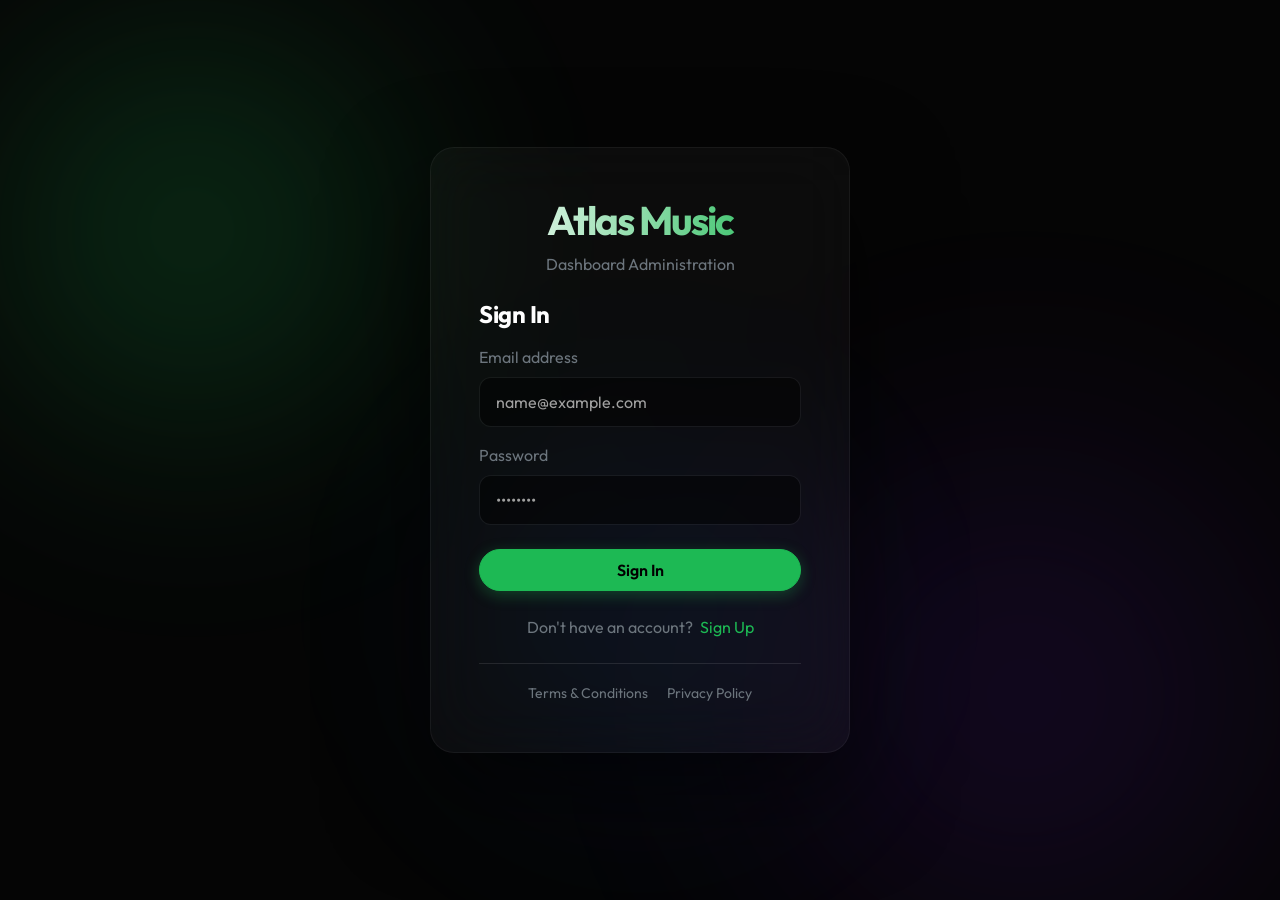
<file: index.html>
<!DOCTYPE html>
<html lang="en">

<head>
    <meta charset="UTF-8">
    <meta name="viewport" content="width=device-width, initial-scale=1.0">
    <title>Atlas Music - Dashboard</title>
    <link href="https://cdn.jsdelivr.net/npm/bootstrap@5.3.0/dist/css/bootstrap.min.css" rel="stylesheet">
    <!-- Bootstrap Icons -->
    <link href="https://cdn.jsdelivr.net/npm/bootstrap-icons@1.10.5/font/bootstrap-icons.css" rel="stylesheet">
    <link rel="stylesheet" href="assets/css/style.css">
</head>

<body>

    <!-- Dynamic Background Elements -->
    <div class="bg-mesh">
        <div class="blob blob-1"></div>
        <div class="blob blob-2"></div>
        <div class="blob blob-3"></div>
    </div>

    <div class="container-fluid">
        <div class="row">
            <!-- Sidebar -->
            <nav class="col-md-3 col-lg-2 d-md-block sidebar collapse" id="sidebarMenu">
                <div class="pt-3 d-flex flex-column" style="min-height: 100%;">
                    <div class="text-center mb-5 mt-2">
                        <h3 class="fw-bold mb-0 d-flex align-items-center justify-content-center"
                            style="color: var(--text-primary);">
                            <i class="bi bi-soundwave me-2" style="color: var(--primary-color);"></i>
                            Atlas Music
                        </h3>
                    </div>

                    <ul class="nav flex-column mb-auto px-3">
                        <li class="nav-item">
                            <a class="nav-link active" href="#" data-view="overview">
                                <i class="bi bi-grid-1x2-fill me-3"></i> Overview
                            </a>
                        </li>
                        <li class="nav-item">
                            <a class="nav-link" href="#" data-view="all-songs">
                                <i class="bi bi-music-note-list me-3"></i> All Songs
                            </a>
                        </li>
                        <li class="nav-item">
                            <a class="nav-link" href="#" data-view="my-songs">
                                <i class="bi bi-collection-play-fill me-3"></i> My Library
                            </a>
                        </li>
                        <li class="nav-item">
                            <a class="nav-link" href="#" data-view="users">
                                <i class="bi bi-people-fill me-3"></i> Users
                            </a>
                        </li>
                        <li class="nav-item">
                            <a class="nav-link" href="#" data-view="notifications">
                                <i class="bi bi-bell-fill me-3"></i> Notifications
                            </a>
                        </li>
                    </ul>

                    <div class="px-4 pb-4 mt-auto">
                        <hr style="border-color: var(--glass-border);">
                        <div class="d-flex align-items-center mb-4 text-white">
                            <div class="rounded-circle d-flex align-items-center justify-content-center me-3"
                                style="width:40px; height:40px; background: var(--primary-color); color: #000; font-weight: bold; font-size: 1.2rem;">
                                <span id="currentUserInitials">A</span>
                            </div>
                            <div class="d-flex flex-column">
                                <span id="currentUserName" class="fw-bold text-truncate"
                                    style="max-width: 120px;">Admin</span>
                                <span class="text-secondary" style="font-size: 0.8rem;">Premium</span>
                            </div>
                        </div>
                        <div class="mb-3 text-center">
                            <a href="terms.html"
                                class="text-secondary small text-decoration-none hover-white me-3">Terms &
                                Conditions</a>
                            <a href="privacy.html" class="text-secondary small text-decoration-none hover-white">Privacy
                                Policy</a>
                        </div>
                        <button
                            class="btn btn-outline-danger w-100 btn-sm rounded-pill d-flex align-items-center justify-content-center py-2"
                            onclick="logout()">
                            <i class="bi bi-box-arrow-right me-2"></i> Log Out
                        </button>
                    </div>
                    <!-- Spacer for player bar -->
                    <div style="height: 100px;"></div>
                </div>
            </nav>

            <!-- Main content -->
            <main class="col-md-9 ms-sm-auto col-lg-10 px-md-5 pt-4 pb-5">

                <!-- Persistent Header -->
                <header class="d-flex justify-content-end align-items-center mb-4 pb-3 border-bottom sticky-top"
                    style="border-color: var(--glass-border) !important; background: rgba(18, 18, 18, 0.85); backdrop-filter: blur(12px); z-index: 1020; top: 0; padding-top: 1rem;">
                    <div class="d-flex align-items-center text-white">
                        <div class="text-end me-3">
                            <h6 class="mb-0 fw-bold" id="headerUserName">Loading...</h6>
                            <div class="d-flex align-items-center justify-content-end mt-1">
                                <small class="text-secondary" id="headerUserEmail"
                                    style="font-size: 0.8rem;">...</small>
                                <span class="badge ms-2" id="headerUserRole"
                                    style="background-color: var(--primary-color); color: #000; font-size: 0.7rem;">USER</span>
                            </div>
                        </div>
                        <div class="rounded-circle d-flex align-items-center justify-content-center shadow-sm"
                            style="width: 45px; height: 45px; background: rgba(255,255,255,0.1); border: 2px solid var(--primary-color); color: var(--text-primary); font-weight: bold; font-size: 1.2rem;">
                            <span id="headerUserInitials">?</span>
                        </div>
                    </div>
                </header>

                <!-- Overview View -->
                <div id="view-overview" class="view-section fade-in-up">
                    <div class="d-flex justify-content-between flex-wrap flex-md-nowrap align-items-center pb-3 mb-5 border-bottom"
                        style="border-color: var(--glass-border) !important;">
                        <h2 class="h2 fw-bold m-0">Good evening</h2>
                    </div>

                    <div class="row g-4 mb-5">
                        <div class="col-md-4">
                            <div class="card stat-card h-100 p-4"
                                style="background: linear-gradient(135deg, rgba(255,255,255,0.05) 0%, rgba(255,255,255,0) 100%);">
                                <div class="d-flex justify-content-between align-items-start mb-3">
                                    <h6 class="text-secondary fw-semibold mb-0">Total Listeners</h6>
                                    <div class="p-2 rounded-circle glass-panel"
                                        style="background: rgba(29, 185, 84, 0.1); color: var(--primary-color);">
                                        <i class="bi bi-people-fill"></i>
                                    </div>
                                </div>
                                <h1 class="display-5 fw-bold mb-0" id="stat-users">--</h1>
                            </div>
                        </div>
                        <div class="col-md-4">
                            <div class="card stat-card h-100 p-4"
                                style="background: linear-gradient(135deg, rgba(255,255,255,0.05) 0%, rgba(255,255,255,0) 100%);">
                                <div class="d-flex justify-content-between align-items-start mb-3">
                                    <h6 class="text-secondary fw-semibold mb-0">Platform Tracks</h6>
                                    <div class="p-2 rounded-circle glass-panel"
                                        style="background: rgba(74, 20, 140, 0.3); color: #b388ff;">
                                        <i class="bi bi-music-note-beamed"></i>
                                    </div>
                                </div>
                                <h1 class="display-5 fw-bold mb-0" id="stat-songs">--</h1>
                            </div>
                        </div>
                        <div class="col-md-4">
                            <div class="card stat-card h-100 p-4"
                                style="background: linear-gradient(135deg, rgba(29, 185, 84, 0.2) 0%, rgba(0,0,0,0) 100%); border-color: rgba(29, 185, 84, 0.2);">
                                <div class="d-flex justify-content-between align-items-start mb-3">
                                    <h6 class="text-white fw-semibold mb-0">My Uploads</h6>
                                    <div class="p-2 rounded-circle glass-panel"
                                        style="background: var(--primary-color); color: #000;">
                                        <i class="bi bi-cloud-arrow-up-fill"></i>
                                    </div>
                                </div>
                                <h1 class="display-5 fw-bold text-white mb-0" id="stat-my-songs">--</h1>
                            </div>
                        </div>
                    </div>

                    <h4 class="fw-bold mb-4">Trending Now</h4>
                    <div id="overview-trending-container" class="row g-4">
                        <div class="text-center py-5 text-secondary w-100">
                            <div class="spinner-border spinner-border-sm" role="status"></div>
                            <p class="mt-2 small">Loading trends...</p>
                        </div>
                    </div>
                </div>

                <!-- All Songs View -->
                <div id="view-all-songs" class="view-section d-none fade-in-up">
                    <div class="d-flex justify-content-between flex-wrap flex-md-nowrap align-items-center pb-3 mb-5 border-bottom"
                        style="border-color: var(--glass-border) !important;">
                        <h2 class="h2 fw-bold m-0">Explore Music</h2>
                    </div>
                    <div id="all-songs-container" class="row g-4">
                        <!-- Rendered by JS -->
                    </div>
                </div>

                <!-- My Songs View -->
                <div id="view-my-songs" class="view-section d-none fade-in-up">
                    <div class="d-flex justify-content-between flex-wrap flex-md-nowrap align-items-center pb-3 mb-5 border-bottom"
                        style="border-color: var(--glass-border) !important;">
                        <h2 class="h2 fw-bold m-0">Your Library</h2>
                        <button class="btn btn-primary d-flex align-items-center" data-bs-toggle="modal"
                            data-bs-target="#uploadSongModal">
                            <i class="bi bi-plus-lg me-2"></i> Add Track
                        </button>
                    </div>
                    <div id="my-songs-container" class="row g-4">
                        <!-- Rendered by JS -->
                    </div>
                </div>

                <!-- Users View -->
                <div id="view-users" class="view-section d-none fade-in-up">
                    <div class="d-flex justify-content-between flex-wrap flex-md-nowrap align-items-center pb-3 mb-5 border-bottom"
                        style="border-color: var(--glass-border) !important;">
                        <h2 class="h2 fw-bold m-0">Community</h2>
                    </div>
                    <div class="card p-0 overflow-hidden">
                        <div class="table-responsive">
                            <table class="table table-dark table-hover mb-0">
                                <thead>
                                    <tr>
                                        <th scope="col" class="text-secondary fw-normal">Profile</th>
                                        <th scope="col" class="text-secondary fw-normal">Email Address</th>
                                        <th scope="col" class="text-secondary fw-normal">Status</th>
                                        <th scope="col" class="text-secondary fw-normal">Joined</th>
                                        <th scope="col" class="text-secondary fw-normal text-end">Actions</th>
                                    </tr>
                                </thead>
                                <tbody id="users-table-body">
                                    <!-- Rendered by JS -->
                                </tbody>
                            </table>
                        </div>
                    </div>
                </div>

                <!-- Notifications View -->
                <div id="view-notifications" class="view-section d-none fade-in-up">
                    <div class="d-flex justify-content-between flex-wrap flex-md-nowrap align-items-center pb-3 mb-5 border-bottom"
                        style="border-color: var(--glass-border) !important;">
                        <h2 class="h2 fw-bold m-0">Push Notifications</h2>
                    </div>
                    <div class="card p-4 border-0 shadow"
                        style="background: rgba(255,255,255,0.02); border-radius: 16px;">
                        <form id="notificationForm">
                            <div class="row mb-4">
                                <div class="col-md-4">
                                    <label
                                        class="form-label text-secondary small text-uppercase fw-bold tracking-wide">Target
                                        Type</label>
                                    <select class="form-select" id="notifTargetType"
                                        style="background-color: rgba(0,0,0,0.2); color: white; border-color: rgba(255,255,255,0.1);">
                                        <option value="topic">Topic</option>
                                        <option value="token">Single Device (Token)</option>
                                        <option value="multicast">Multiple Devices (Multicast)</option>
                                    </select>
                                </div>
                                <div class="col-md-8">
                                    <label class="form-label text-secondary small text-uppercase fw-bold tracking-wide"
                                        id="notifTargetLabel">Topic Name</label>
                                    <input type="text" class="form-control" id="notifTargetValue"
                                        placeholder="e.g. news" required>
                                    <div class="form-text text-secondary" id="notifTargetHelp">Enter the topic name
                                        without any prefix.</div>
                                </div>
                            </div>

                            <hr style="border-color: rgba(255,255,255,0.1); margin: 2rem 0;">

                            <div class="row mb-3">
                                <div class="col-md-6 mb-3 mb-md-0">
                                    <label
                                        class="form-label text-secondary small text-uppercase fw-bold tracking-wide">Title</label>
                                    <input type="text" class="form-control" id="notifTitle"
                                        placeholder="Notification Title" required>
                                </div>
                                <div class="col-md-6">
                                    <label
                                        class="form-label text-secondary small text-uppercase fw-bold tracking-wide">Image
                                        URL (Optional)</label>
                                    <input type="url" class="form-control" id="notifImage"
                                        placeholder="https://example.com/image.png">
                                </div>
                            </div>
                            <div class="mb-4">
                                <label
                                    class="form-label text-secondary small text-uppercase fw-bold tracking-wide">Body</label>
                                <textarea class="form-control" id="notifBody" rows="3"
                                    placeholder="Notification content..." required></textarea>
                            </div>

                            <div class="mb-4">
                                <label
                                    class="form-label text-secondary small text-uppercase fw-bold tracking-wide">Extra
                                    Data (Optional JSON)</label>
                                <textarea class="form-control" id="notifData" rows="2" placeholder='{"key": "value"}'
                                    style="font-family: monospace;"></textarea>
                            </div>

                            <div class="text-end mt-4">
                                <button type="submit" class="btn btn-primary px-5 py-2 fw-bold" id="sendNotifBtn">
                                    <i class="bi bi-send-fill me-2"></i> Send Notification
                                </button>
                            </div>
                        </form>
                    </div>
                </div>

            </main>
        </div>
    </div>

    <!-- Persistent Now Playing Bar -->
    <div class="now-playing-bar" id="nowPlayingBar">
        <div class="d-flex align-items-center" style="width: 30%;">
            <img src="https://via.placeholder.com/60" id="np-image" alt="Album Art"
                style="width: 60px; height: 60px; border-radius: 8px; object-fit: cover;">
            <div class="ms-3 text-truncate">
                <h6 class="mb-1 fw-bold text-white text-truncate" id="np-title">Select a track</h6>
                <p class="mb-0 text-secondary small text-truncate" id="np-artist">...</p>
            </div>
            <button class="btn btn-icon ms-3" title="Save to library"><i class="bi bi-heart"></i></button>
        </div>

        <div class="d-flex flex-column align-items-center" style="width: 40%;">
            <div class="player-controls d-flex align-items-center mb-2">
                <button class="btn btn-icon"><i class="bi bi-shuffle"></i></button>
                <button class="btn btn-icon"><i class="bi bi-skip-backward-fill"></i></button>
                <button class="btn btn-icon btn-play shadow" id="playBtn"><i class="bi bi-play-fill"
                        id="np-play-icon"></i></button>
                <button class="btn btn-icon"><i class="bi bi-skip-forward-fill"></i></button>
                <button class="btn btn-icon"><i class="bi bi-repeat"></i></button>
            </div>
            <div class="progress-bar-container">
                <span id="np-current-time">0:00</span>
                <div class="progress-track" id="progress-track">
                    <div class="progress-fill" id="progress-fill" style="width: 0%;"></div>
                    <div class="progress-thumb" id="progress-thumb" style="left: 0%;"></div>
                </div>
                <span id="np-total-time">0:00</span>
            </div>
            <audio id="audioPlayer" src=""></audio>
        </div>

        <div class="d-flex align-items-center justify-content-end" style="width: 30%;">
            <button class="btn btn-icon me-2"><i class="bi bi-music-note-list"></i></button>
            <button class="btn btn-icon me-2"><i class="bi bi-speaker"></i></button>
            <i class="bi bi-volume-up text-secondary me-2"></i>
            <div class="progress-track" style="width: 100px;">
                <div class="progress-fill" style="width: 70%;"></div>
                <div class="progress-thumb" style="left: 70%;"></div>
            </div>
        </div>
    </div>

    <!-- Upload Song Modal -->
    <div class="modal fade" id="uploadSongModal" tabindex="-1" aria-hidden="true">
        <div class="modal-dialog modal-dialog-centered">
            <div class="modal-content text-white border-0">
                <div class="modal-header border-bottom-0 pt-4 pb-0 px-4">
                    <h4 class="modal-title fw-bold">Add to Library</h4>
                    <button type="button" class="btn-close btn-close-white opacity-50" data-bs-dismiss="modal"
                        aria-label="Close"></button>
                </div>
                <div class="modal-body p-4">
                    <form id="uploadSongForm">
                        <div class="mb-3">
                            <label class="form-label text-secondary small text-uppercase fw-bold tracking-wide">Track
                                Name</label>
                            <input type="text" class="form-control" id="songName" placeholder="e.g. Starboy" required>
                        </div>
                        <div class="mb-3">
                            <label
                                class="form-label text-secondary small text-uppercase fw-bold tracking-wide">Artist</label>
                            <input type="text" class="form-control" id="artistName" placeholder="e.g. The Weeknd"
                                required>
                        </div>
                        <div class="row mb-3">
                            <div class="col-md-6 mb-3 mb-md-0">
                                <label
                                    class="form-label text-secondary small text-uppercase fw-bold tracking-wide">Audio
                                    File</label>
                                <input type="file" class="form-control" id="songFile" accept="audio/*,video/*" required>
                            </div>
                            <div class="col-md-6">
                                <label
                                    class="form-label text-secondary small text-uppercase fw-bold tracking-wide">Cover
                                    Art</label>
                                <input type="file" class="form-control" id="thumbnailFile" accept="image/*" required>
                            </div>
                        </div>
                        <div class="mb-4">
                            <label class="form-label text-secondary small text-uppercase fw-bold tracking-wide">Vibe
                                Color (Hex)</label>
                            <div class="d-flex align-items-center">
                                <input type="color" class="form-control form-control-color p-1 me-3" id="hexCode"
                                    value="#1DB954" title="Choose your color"
                                    style="width: 50px; height: 50px; border-radius: 12px; cursor: pointer;">
                                <span class="text-secondary small">This color will be used for accents</span>
                            </div>
                        </div>
                        <button type="submit" class="btn btn-primary w-100 py-3 mt-2" id="uploadBtn">
                            Upload Track
                        </button>
                    </form>
                </div>
            </div>
        </div>
    </div>

    <!-- Global Loading Overlay -->
    <div id="loadingOverlay" class="loading-overlay">
        <div class="spinner-glow mb-3"></div>
        <p class="text-white fw-bold">Processing...</p>
    </div>

    <!-- Toast Container -->
    <div id="toastContainer" class="toast-container"></div>

    <script src="https://cdn.jsdelivr.net/npm/bootstrap@5.3.0/dist/js/bootstrap.bundle.min.js"></script>
    <script src="assets/js/api.js"></script>
    <script src="assets/js/dashboard.js"></script>
</body>

</html>
</file>
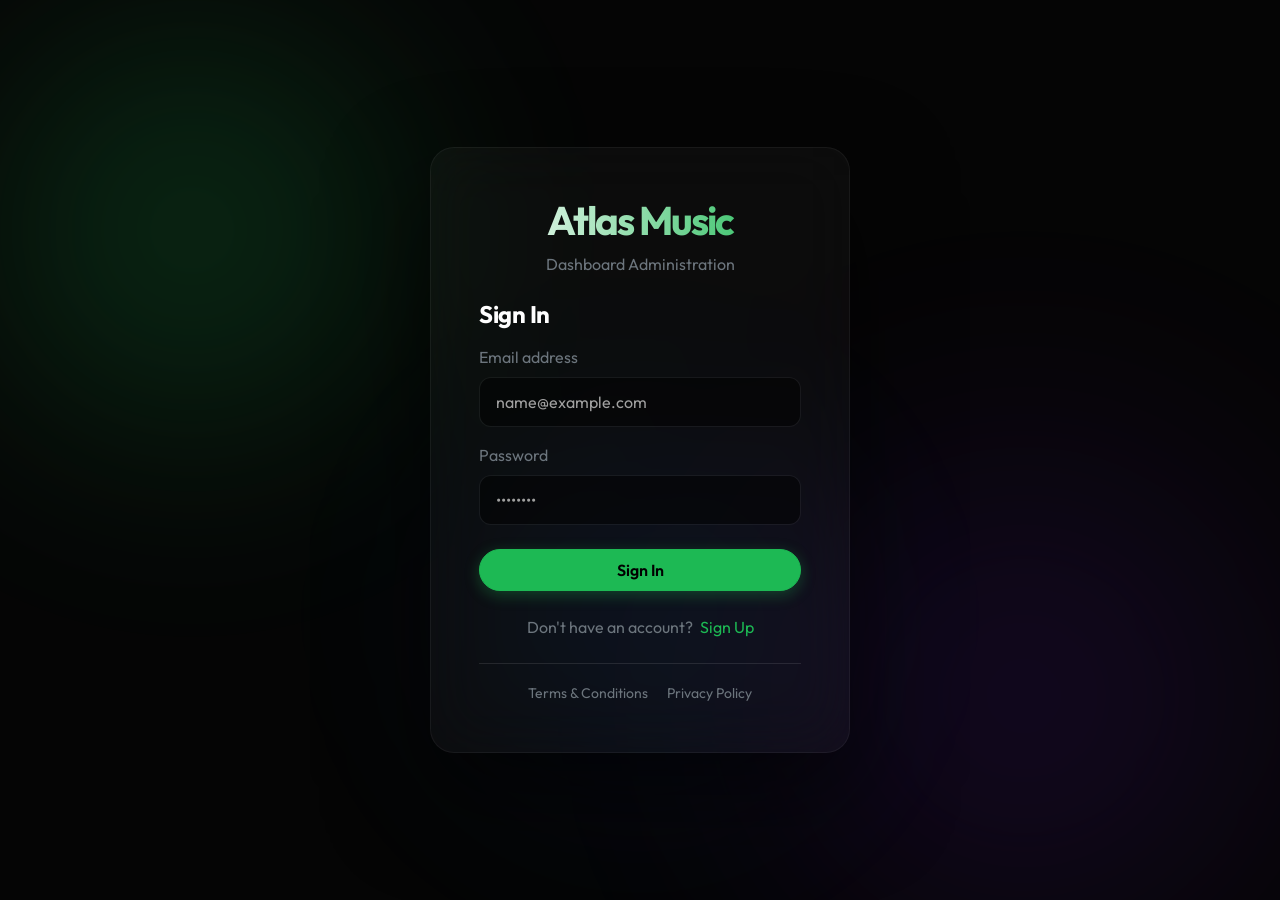
<file: login.html>
<!DOCTYPE html>
<html lang="en">

<head>
    <meta charset="UTF-8">
    <meta name="viewport" content="width=device-width, initial-scale=1.0">
    <title>Atlas Music - Dashboard Login</title>
    <link href="https://cdn.jsdelivr.net/npm/bootstrap@5.3.0/dist/css/bootstrap.min.css" rel="stylesheet">
    <link href="https://fonts.googleapis.com/css2?family=Inter:wght@400;600;700&display=swap" rel="stylesheet">
    <link rel="stylesheet" href="assets/css/style.css">
</head>

<body>
    <!-- Dynamic Background Elements -->
    <div class="bg-mesh">
        <div class="blob blob-1"></div>
        <div class="blob blob-2"></div>
        <div class="blob blob-3"></div>
    </div>

    <div class="container d-flex align-items-center justify-content-center min-vh-100">
        <div class="auth-container w-100">
            <div class="text-center mb-4">
                <h2 class="fw-bold" style="color: var(--primary-color);">Atlas Music</h2>
                <p class="text-secondary">Dashboard Administration</p>
            </div>

            <!-- Login Section -->
            <div id="loginSection">
                <h4 class="mb-3">Sign In</h4>
                <div id="loginError" class="alert alert-danger d-none" role="alert"></div>
                <form id="loginForm">
                    <div class="mb-3">
                        <label class="form-label text-secondary">Email address</label>
                        <input type="email" class="form-control" id="loginEmail" required
                            placeholder="name@example.com">
                    </div>
                    <div class="mb-4">
                        <label class="form-label text-secondary">Password</label>
                        <input type="password" class="form-control" id="loginPassword" required placeholder="••••••••">
                    </div>
                    <button type="submit" class="btn btn-primary w-100 py-2">Sign In</button>
                </form>
                <div class="text-center mt-4">
                    <span class="text-secondary">Don't have an account?</span>
                    <a href="#" onclick="toggleAuthMode()" class="text-decoration-none ms-1"
                        style="color: var(--primary-color);">Sign Up</a>
                </div>
            </div>

            <!-- Signup Section -->
            <div id="signupSection" class="d-none">
                <h4 class="mb-3">Create Account</h4>
                <div id="signupError" class="alert alert-danger d-none" role="alert"></div>
                <form id="signupForm">
                    <div class="mb-3">
                        <label class="form-label text-secondary">Full Name</label>
                        <input type="text" class="form-control" id="signupName" required placeholder="John Doe">
                    </div>
                    <div class="mb-3">
                        <label class="form-label text-secondary">Email address</label>
                        <input type="email" class="form-control" id="signupEmail" required
                            placeholder="name@example.com">
                    </div>
                    <div class="mb-4">
                        <label class="form-label text-secondary">Password</label>
                        <input type="password" class="form-control" id="signupPassword" required placeholder="••••••••">
                    </div>
                    <button type="submit" class="btn btn-primary w-100 py-2">Sign Up</button>
                </form>
                <div class="text-center mt-4">
                    <span class="text-secondary">Already have an account?</span>
                    <a href="#" onclick="toggleAuthMode()" class="text-decoration-none ms-1"
                        style="color: var(--primary-color);">Sign In</a>
                </div>
            </div>

            <div class="text-center mt-4 pt-3 border-top" style="border-color: rgba(255,255,255,0.1) !important;">
                <a href="terms.html" class="text-secondary small text-decoration-none hover-white me-3">Terms &
                    Conditions</a>
                <a href="privacy.html" class="text-secondary small text-decoration-none hover-white">Privacy Policy</a>
            </div>
        </div>

        <!-- Global Loading Overlay -->
        <div id="loadingOverlay" class="loading-overlay">
            <div class="spinner-glow mb-3"></div>
            <p class="text-white fw-bold">Processing...</p>
        </div>

        <!-- Toast Container -->
        <div id="toastContainer" class="toast-container"></div>

        <script src="assets/js/api.js"></script>
        <script src="assets/js/auth.js"></script>
</body>

</html>
</file>
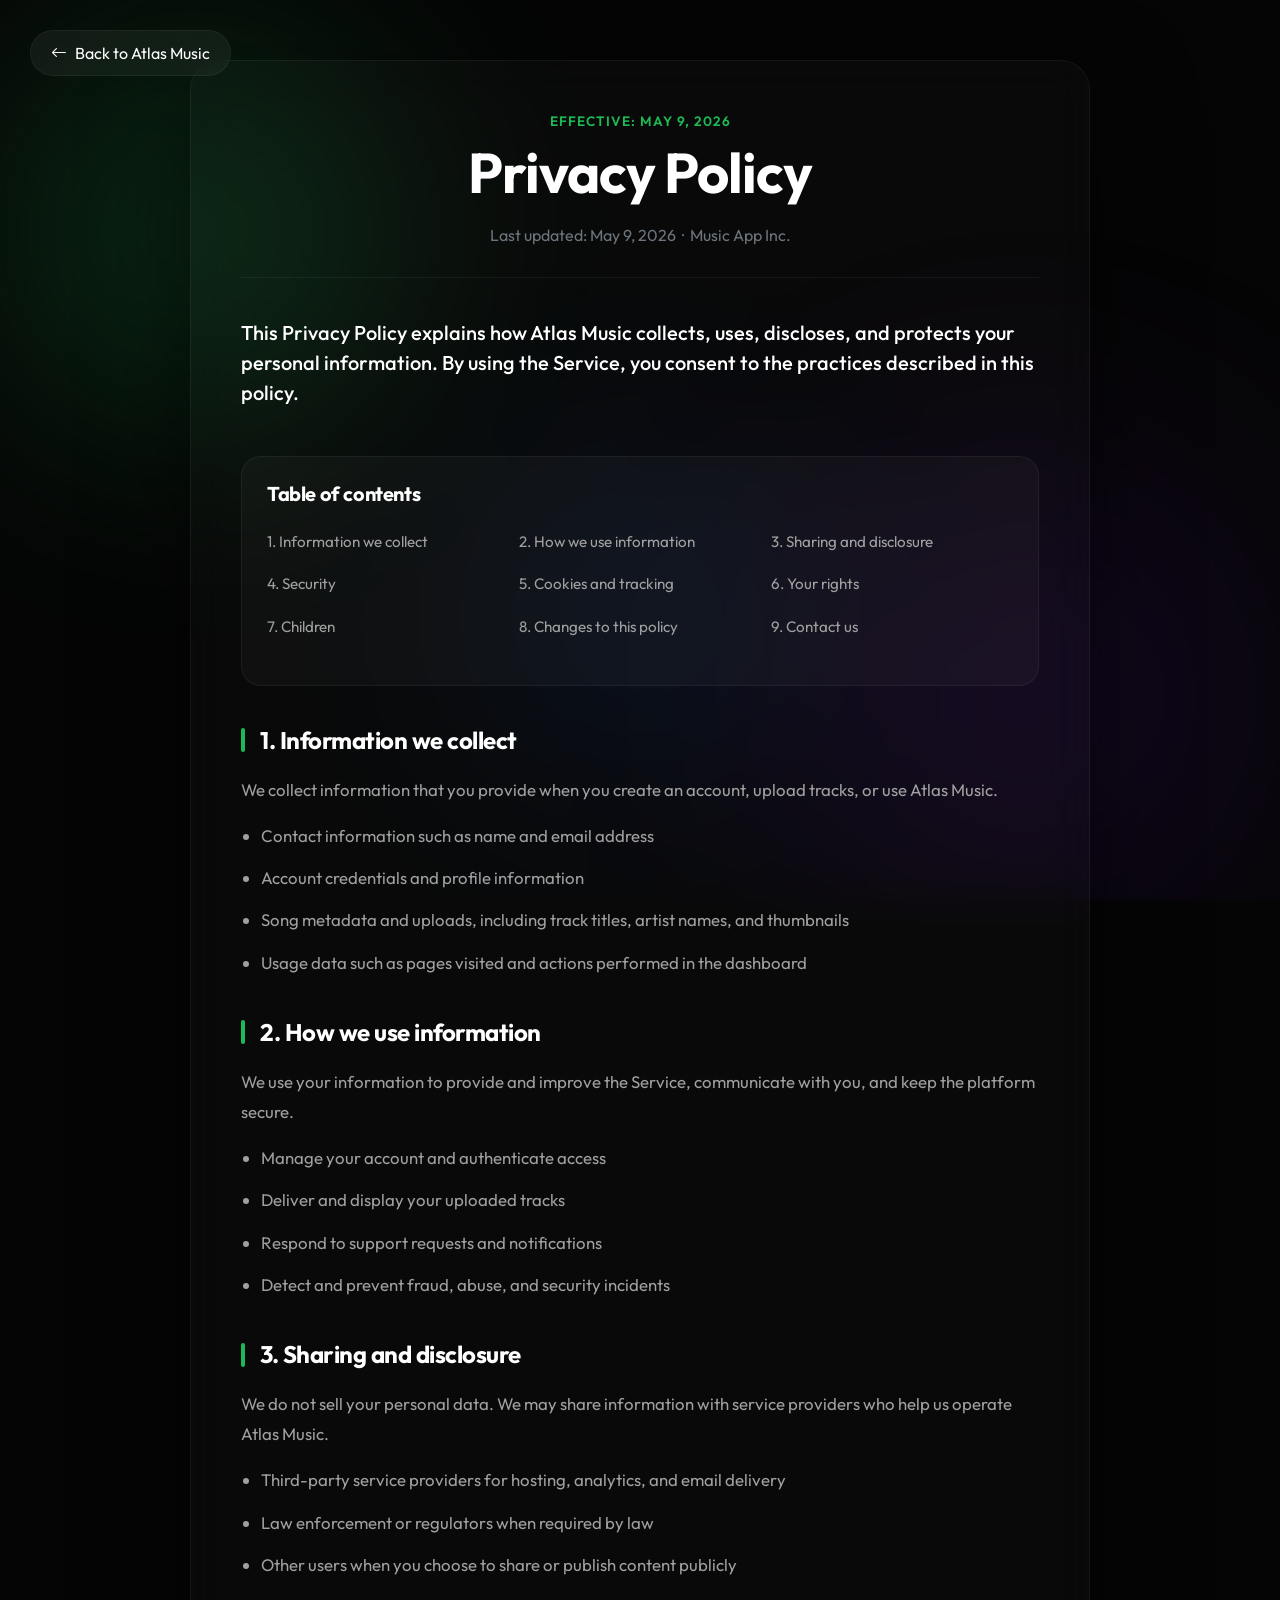
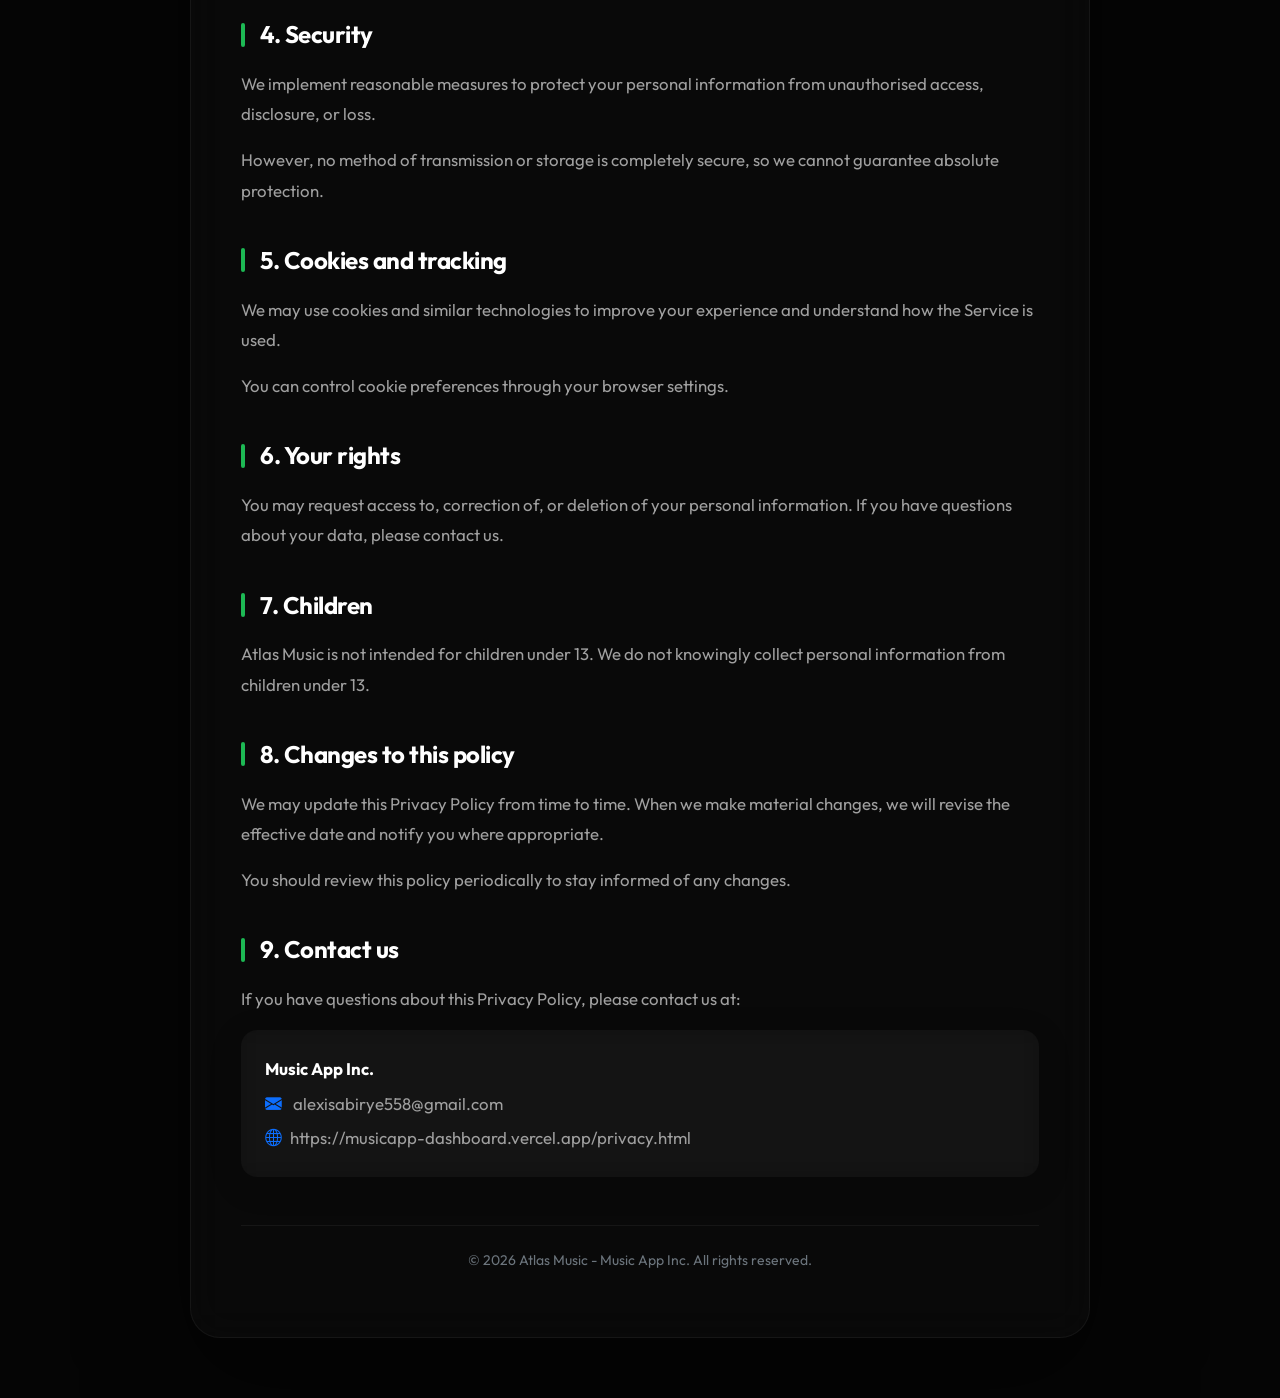
<file: privacy.html>
<!DOCTYPE html>
<html lang="en">

<head>
    <meta charset="UTF-8">
    <meta name="viewport" content="width=device-width, initial-scale=1.0">
    <title>Privacy Policy - Atlas Music</title>
    <link href="https://cdn.jsdelivr.net/npm/bootstrap@5.3.0/dist/css/bootstrap.min.css" rel="stylesheet">
    <!-- Bootstrap Icons -->
    <link href="https://cdn.jsdelivr.net/npm/bootstrap-icons@1.10.5/font/bootstrap-icons.css" rel="stylesheet">
    <link rel="stylesheet" href="assets/css/style.css">
    <style>
        .terms-container {
            max-width: 900px;
            margin: 60px auto;
            padding: 50px;
            background: rgba(255, 255, 255, 0.02);
            backdrop-filter: blur(20px);
            -webkit-backdrop-filter: blur(20px);
            border: 1px solid var(--glass-border);
            border-radius: 30px;
            box-shadow: 0 40px 100px rgba(0, 0, 0, 0.5);
            animation: fadeIn 0.8s ease-out;
        }

        @keyframes fadeIn {
            from {
                opacity: 0;
                transform: translateY(20px);
            }

            to {
                opacity: 1;
                transform: translateY(0);
            }
        }

        .terms-header {
            border-bottom: 1px solid var(--glass-border);
            padding-bottom: 30px;
            margin-bottom: 40px;
        }

        .effective-date {
            color: var(--primary-color);
            font-weight: 600;
            text-transform: uppercase;
            font-size: 0.85rem;
            letter-spacing: 1px;
        }

        .terms-content h2 {
            font-size: 1.5rem;
            margin-top: 40px;
            margin-bottom: 20px;
            color: #fff;
            display: flex;
            align-items: center;
        }

        .terms-content h2::before {
            content: '';
            display: inline-block;
            width: 4px;
            height: 24px;
            background: var(--primary-color);
            margin-right: 15px;
            border-radius: 2px;
        }

        .terms-content p,
        .terms-content li {
            color: var(--text-secondary);
            line-height: 1.8;
            font-size: 1.05rem;
        }

        .terms-content ul {
            padding-left: 20px;
            margin-bottom: 25px;
        }

        .terms-content li {
            margin-bottom: 12px;
        }

        .table-of-contents {
            background: rgba(255, 255, 255, 0.03);
            padding: 25px;
            border-radius: 20px;
            margin-bottom: 40px;
            border: 1px solid var(--glass-border);
        }

        .table-of-contents h5 {
            margin-bottom: 20px;
            font-weight: 700;
            color: #fff;
        }

        .toc-list {
            list-style: none;
            padding: 0;
            display: grid;
            grid-template-columns: repeat(auto-fill, minmax(200px, 1fr));
            gap: 10px;
        }

        .toc-link {
            color: var(--text-secondary);
            text-decoration: none;
            transition: all 0.3s ease;
            font-size: 0.95rem;
            display: block;
            padding: 5px 0;
        }

        .toc-link:hover {
            color: var(--primary-color);
            transform: translateX(5px);
        }

        .back-btn {
            position: fixed;
            top: 30px;
            left: 30px;
            z-index: 1000;
            background: rgba(255, 255, 255, 0.05);
            backdrop-filter: blur(10px);
            border: 1px solid var(--glass-border);
            color: #fff;
            padding: 10px 20px;
            border-radius: 500px;
            text-decoration: none;
            transition: all 0.3s ease;
            display: flex;
            align-items: center;
        }

        .back-btn:hover {
            background: var(--primary-color);
            color: #000;
            transform: translateY(-2px);
        }

        @media (max-width: 768px) {
            .terms-container {
                margin: 20px;
                padding: 30px;
            }

            .back-btn {
                position: absolute;
                top: 20px;
                left: 20px;
            }
        }
    </style>
</head>

<body>

    <!-- Dynamic Background Elements -->
    <div class="bg-mesh">
        <div class="blob blob-1"></div>
        <div class="blob blob-2"></div>
        <div class="blob blob-3"></div>
    </div>

    <a href="login.html" class="back-btn">
        <i class="bi bi-arrow-left me-2"></i> Back to Atlas Music
    </a>

    <div class="container">
        <div class="terms-container">
            <div class="terms-header text-center">
                <div class="effective-date mb-2">Effective: May 9, 2026</div>
                <h1 class="display-4 fw-bold mb-3">Privacy Policy</h1>
                <p class="text-secondary mb-0">
                    Last updated: May 9, 2026 &nbsp;&middot;&nbsp; Music App Inc.
                </p>
            </div>

            <div class="intro-box mb-5">
                <p class="lead text-white" style="font-weight: 500;">
                    This Privacy Policy explains how Atlas Music collects, uses, discloses, and protects your personal
                    information.
                    By using the Service, you consent to the practices described in this policy.
                </p>
            </div>

            <div class="table-of-contents">
                <h5>Table of contents</h5>
                <ul class="toc-list">
                    <li><a href="#information" class="toc-link">1. Information we collect</a></li>
                    <li><a href="#use" class="toc-link">2. How we use information</a></li>
                    <li><a href="#sharing" class="toc-link">3. Sharing and disclosure</a></li>
                    <li><a href="#security" class="toc-link">4. Security</a></li>
                    <li><a href="#cookies" class="toc-link">5. Cookies and tracking</a></li>
                    <li><a href="#rights" class="toc-link">6. Your rights</a></li>
                    <li><a href="#children" class="toc-link">7. Children</a></li>
                    <li><a href="#changes" class="toc-link">8. Changes to this policy</a></li>
                    <li><a href="#contact" class="toc-link">9. Contact us</a></li>
                </ul>
            </div>

            <div class="terms-content">
                <section id="information">
                    <h2>1. Information we collect</h2>
                    <p>We collect information that you provide when you create an account, upload tracks, or use Atlas
                        Music.</p>
                    <ul>
                        <li>Contact information such as name and email address</li>
                        <li>Account credentials and profile information</li>
                        <li>Song metadata and uploads, including track titles, artist names, and thumbnails</li>
                        <li>Usage data such as pages visited and actions performed in the dashboard</li>
                    </ul>
                </section>

                <section id="use">
                    <h2>2. How we use information</h2>
                    <p>We use your information to provide and improve the Service, communicate with you, and keep the
                        platform secure.</p>
                    <ul>
                        <li>Manage your account and authenticate access</li>
                        <li>Deliver and display your uploaded tracks</li>
                        <li>Respond to support requests and notifications</li>
                        <li>Detect and prevent fraud, abuse, and security incidents</li>
                    </ul>
                </section>

                <section id="sharing">
                    <h2>3. Sharing and disclosure</h2>
                    <p>We do not sell your personal data. We may share information with service providers who help us
                        operate Atlas Music.</p>
                    <ul>
                        <li>Third-party service providers for hosting, analytics, and email delivery</li>
                        <li>Law enforcement or regulators when required by law</li>
                        <li>Other users when you choose to share or publish content publicly</li>
                    </ul>
                </section>

                <section id="security">
                    <h2>4. Security</h2>
                    <p>We implement reasonable measures to protect your personal information from unauthorised access,
                        disclosure, or loss.</p>
                    <p>However, no method of transmission or storage is completely secure, so we cannot guarantee
                        absolute protection.</p>
                </section>

                <section id="cookies">
                    <h2>5. Cookies and tracking</h2>
                    <p>We may use cookies and similar technologies to improve your experience and understand how the
                        Service is used.</p>
                    <p>You can control cookie preferences through your browser settings.</p>
                </section>

                <section id="rights">
                    <h2>6. Your rights</h2>
                    <p>You may request access to, correction of, or deletion of your personal information. If you have
                        questions about your data, please contact us.</p>
                </section>

                <section id="children">
                    <h2>7. Children</h2>
                    <p>Atlas Music is not intended for children under 13. We do not knowingly collect personal
                        information from children under 13.</p>
                </section>

                <section id="changes">
                    <h2>8. Changes to this policy</h2>
                    <p>We may update this Privacy Policy from time to time. When we make material changes, we will
                        revise the effective date and notify you where appropriate.</p>
                    <p>You should review this policy periodically to stay informed of any changes.</p>
                </section>

                <section id="contact">
                    <h2>9. Contact us</h2>
                    <p>If you have questions about this Privacy Policy, please contact us at:</p>
                    <div class="card p-4 mt-3 mb-5 border-0" style="background: rgba(255,255,255,0.03);">
                        <p class="mb-1 fw-bold text-white">Music App Inc.</p>
                        <p class="mb-1"><i class="bi bi-envelope-fill me-2 text-primary"></i> alexisabirye558@gmail.com
                        </p>
                        <p class="mb-0"><i
                                class="bi bi-globe me-2 text-primary"></i>https://musicapp-dashboard.vercel.app/privacy.html
                        </p>
                    </div>
                </section>
            </div>

            <div class="text-center mt-5 pt-4 border-top" style="border-color: var(--glass-border) !important;">
                <p class="text-secondary small">&copy; 2026 Atlas Music - Music App Inc. All rights reserved.</p>
            </div>
        </div>
    </div>

    <script src="https://cdn.jsdelivr.net/npm/bootstrap@5.3.0/dist/js/bootstrap.bundle.min.js"></script>
</body>

</html>
</file>
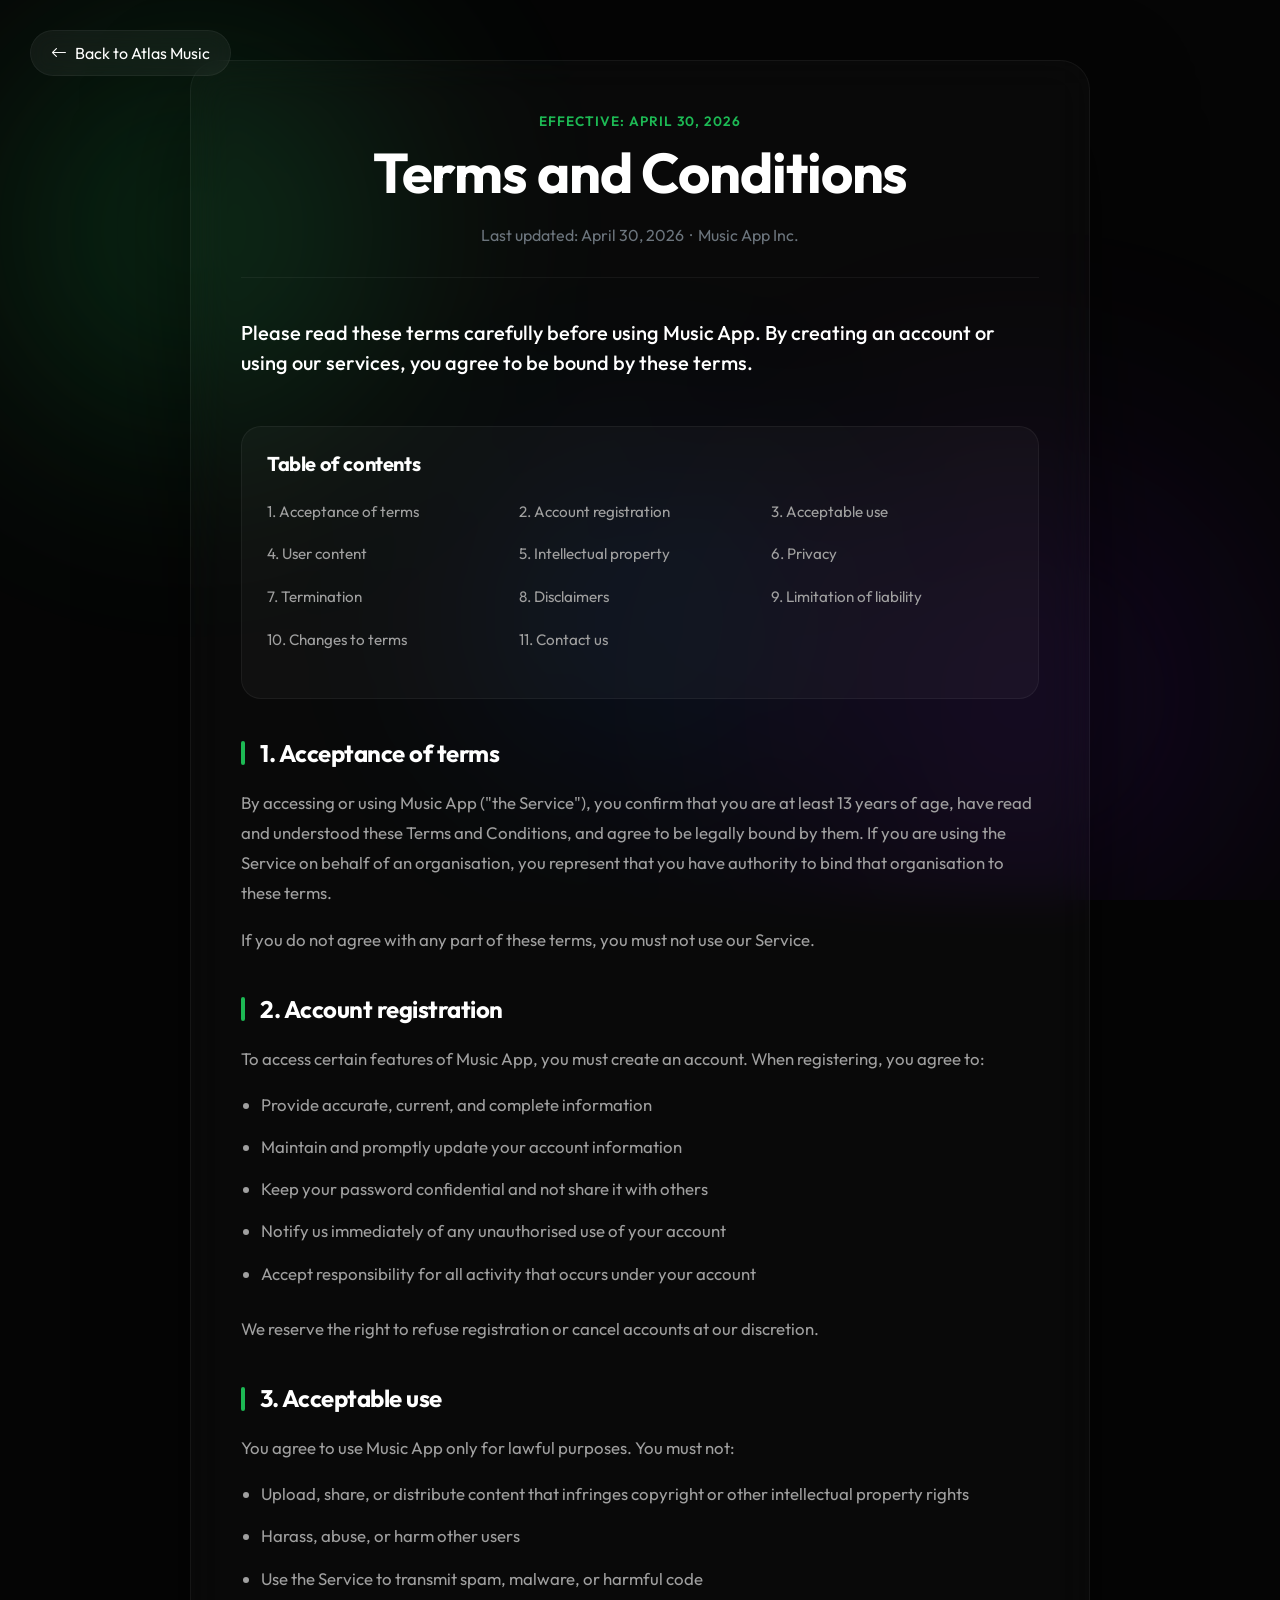
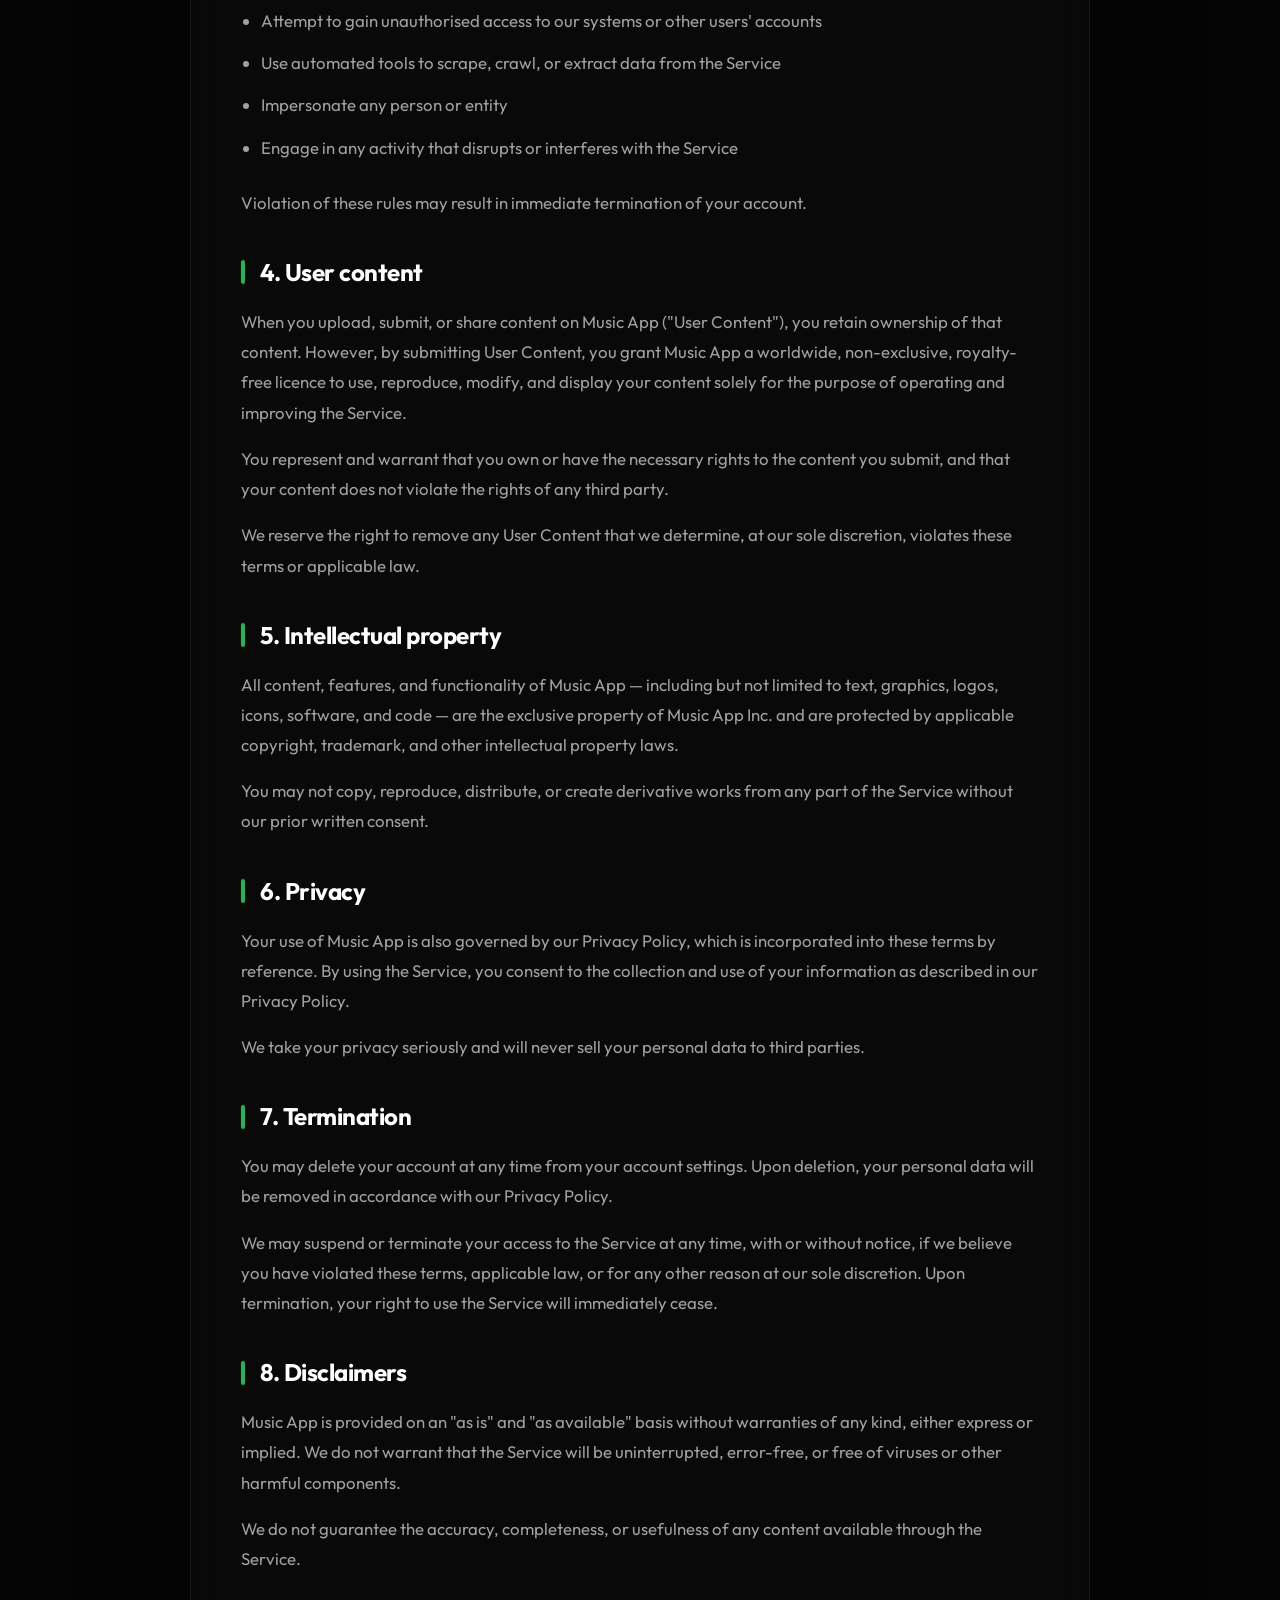
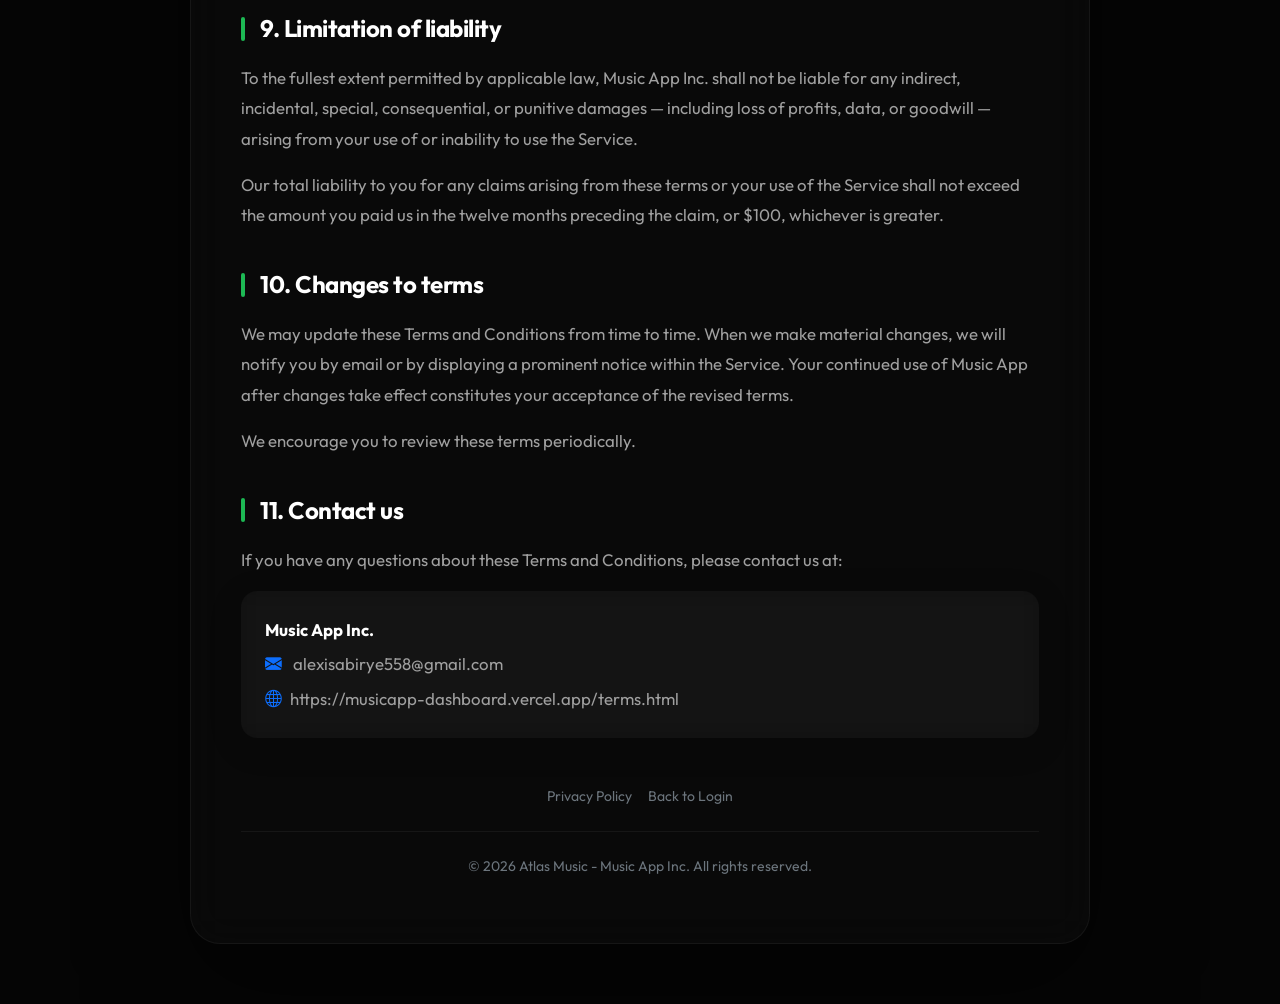
<file: terms.html>
<!DOCTYPE html>
<html lang="en">

<head>
    <meta charset="UTF-8">
    <meta name="viewport" content="width=device-width, initial-scale=1.0">
    <title>Terms and Conditions - Atlas Music</title>
    <link href="https://cdn.jsdelivr.net/npm/bootstrap@5.3.0/dist/css/bootstrap.min.css" rel="stylesheet">
    <!-- Bootstrap Icons -->
    <link href="https://cdn.jsdelivr.net/npm/bootstrap-icons@1.10.5/font/bootstrap-icons.css" rel="stylesheet">
    <link rel="stylesheet" href="assets/css/style.css">
    <style>
        .terms-container {
            max-width: 900px;
            margin: 60px auto;
            padding: 50px;
            background: rgba(255, 255, 255, 0.02);
            backdrop-filter: blur(20px);
            -webkit-backdrop-filter: blur(20px);
            border: 1px solid var(--glass-border);
            border-radius: 30px;
            box-shadow: 0 40px 100px rgba(0, 0, 0, 0.5);
            animation: fadeIn 0.8s ease-out;
        }

        @keyframes fadeIn {
            from {
                opacity: 0;
                transform: translateY(20px);
            }

            to {
                opacity: 1;
                transform: translateY(0);
            }
        }

        .terms-header {
            border-bottom: 1px solid var(--glass-border);
            padding-bottom: 30px;
            margin-bottom: 40px;
        }

        .effective-date {
            color: var(--primary-color);
            font-weight: 600;
            text-transform: uppercase;
            font-size: 0.85rem;
            letter-spacing: 1px;
        }

        .terms-content h2 {
            font-size: 1.5rem;
            margin-top: 40px;
            margin-bottom: 20px;
            color: #fff;
            display: flex;
            align-items: center;
        }

        .terms-content h2::before {
            content: '';
            display: inline-block;
            width: 4px;
            height: 24px;
            background: var(--primary-color);
            margin-right: 15px;
            border-radius: 2px;
        }

        .terms-content p,
        .terms-content li {
            color: var(--text-secondary);
            line-height: 1.8;
            font-size: 1.05rem;
        }

        .terms-content ul {
            padding-left: 20px;
            margin-bottom: 25px;
        }

        .terms-content li {
            margin-bottom: 12px;
        }

        .table-of-contents {
            background: rgba(255, 255, 255, 0.03);
            padding: 25px;
            border-radius: 20px;
            margin-bottom: 40px;
            border: 1px solid var(--glass-border);
        }

        .table-of-contents h5 {
            margin-bottom: 20px;
            font-weight: 700;
            color: #fff;
        }

        .toc-list {
            list-style: none;
            padding: 0;
            display: grid;
            grid-template-columns: repeat(auto-fill, minmax(200px, 1fr));
            gap: 10px;
        }

        .toc-link {
            color: var(--text-secondary);
            text-decoration: none;
            transition: all 0.3s ease;
            font-size: 0.95rem;
            display: block;
            padding: 5px 0;
        }

        .toc-link:hover {
            color: var(--primary-color);
            transform: translateX(5px);
        }

        .back-btn {
            position: fixed;
            top: 30px;
            left: 30px;
            z-index: 1000;
            background: rgba(255, 255, 255, 0.05);
            backdrop-filter: blur(10px);
            border: 1px solid var(--glass-border);
            color: #fff;
            padding: 10px 20px;
            border-radius: 500px;
            text-decoration: none;
            transition: all 0.3s ease;
            display: flex;
            align-items: center;
        }

        .back-btn:hover {
            background: var(--primary-color);
            color: #000;
            transform: translateY(-2px);
        }

        @media (max-width: 768px) {
            .terms-container {
                margin: 20px;
                padding: 30px;
            }

            .back-btn {
                position: absolute;
                top: 20px;
                left: 20px;
            }
        }
    </style>
</head>

<body>

    <!-- Dynamic Background Elements -->
    <div class="bg-mesh">
        <div class="blob blob-1"></div>
        <div class="blob blob-2"></div>
        <div class="blob blob-3"></div>
    </div>

    <a href="login.html" class="back-btn">
        <i class="bi bi-arrow-left me-2"></i> Back to Atlas Music
    </a>

    <div class="container">
        <div class="terms-container">
            <div class="terms-header text-center">
                <div class="effective-date mb-2">Effective: April 30, 2026</div>
                <h1 class="display-4 fw-bold mb-3">Terms and Conditions</h1>
                <p class="text-secondary mb-0">
                    Last updated: April 30, 2026 &nbsp;&middot;&nbsp; Music App Inc.
                </p>
            </div>

            <div class="intro-box mb-5">
                <p class="lead text-white" style="font-weight: 500;">
                    Please read these terms carefully before using Music App. By creating an account or using our
                    services, you agree to be bound by these terms.
                </p>
            </div>

            <div class="table-of-contents">
                <h5>Table of contents</h5>
                <ul class="toc-list">
                    <li><a href="#acceptance" class="toc-link">1. Acceptance of terms</a></li>
                    <li><a href="#registration" class="toc-link">2. Account registration</a></li>
                    <li><a href="#use" class="toc-link">3. Acceptable use</a></li>
                    <li><a href="#content" class="toc-link">4. User content</a></li>
                    <li><a href="#property" class="toc-link">5. Intellectual property</a></li>
                    <li><a href="#privacy" class="toc-link">6. Privacy</a></li>
                    <li><a href="#termination" class="toc-link">7. Termination</a></li>
                    <li><a href="#disclaimers" class="toc-link">8. Disclaimers</a></li>
                    <li><a href="#liability" class="toc-link">9. Limitation of liability</a></li>
                    <li><a href="#changes" class="toc-link">10. Changes to terms</a></li>
                    <li><a href="#contact" class="toc-link">11. Contact us</a></li>
                </ul>
            </div>

            <div class="terms-content">
                <section id="acceptance">
                    <h2>1. Acceptance of terms</h2>
                    <p>By accessing or using Music App ("the Service"), you confirm that you are at least 13 years of
                        age, have read and understood these Terms and Conditions, and agree to be legally bound by them.
                        If you are using the Service on behalf of an organisation, you represent that you have authority
                        to bind that organisation to these terms.</p>
                    <p>If you do not agree with any part of these terms, you must not use our Service.</p>
                </section>

                <section id="registration">
                    <h2>2. Account registration</h2>
                    <p>To access certain features of Music App, you must create an account. When registering, you agree
                        to:</p>
                    <ul>
                        <li>Provide accurate, current, and complete information</li>
                        <li>Maintain and promptly update your account information</li>
                        <li>Keep your password confidential and not share it with others</li>
                        <li>Notify us immediately of any unauthorised use of your account</li>
                        <li>Accept responsibility for all activity that occurs under your account</li>
                    </ul>
                    <p>We reserve the right to refuse registration or cancel accounts at our discretion.</p>
                </section>

                <section id="use">
                    <h2>3. Acceptable use</h2>
                    <p>You agree to use Music App only for lawful purposes. You must not:</p>
                    <ul>
                        <li>Upload, share, or distribute content that infringes copyright or other intellectual property
                            rights</li>
                        <li>Harass, abuse, or harm other users</li>
                        <li>Use the Service to transmit spam, malware, or harmful code</li>
                        <li>Attempt to gain unauthorised access to our systems or other users' accounts</li>
                        <li>Use automated tools to scrape, crawl, or extract data from the Service</li>
                        <li>Impersonate any person or entity</li>
                        <li>Engage in any activity that disrupts or interferes with the Service</li>
                    </ul>
                    <p>Violation of these rules may result in immediate termination of your account.</p>
                </section>

                <section id="content">
                    <h2>4. User content</h2>
                    <p>When you upload, submit, or share content on Music App ("User Content"), you retain ownership of
                        that content. However, by submitting User Content, you grant Music App a worldwide,
                        non-exclusive, royalty-free licence to use, reproduce, modify, and display your content solely
                        for the purpose of operating and improving the Service.</p>
                    <p>You represent and warrant that you own or have the necessary rights to the content you submit,
                        and that your content does not violate the rights of any third party.</p>
                    <p>We reserve the right to remove any User Content that we determine, at our sole discretion,
                        violates these terms or applicable law.</p>
                </section>

                <section id="property">
                    <h2>5. Intellectual property</h2>
                    <p>All content, features, and functionality of Music App — including but not limited to text,
                        graphics, logos, icons, software, and code — are the exclusive property of Music App Inc. and
                        are protected by applicable copyright, trademark, and other intellectual property laws.</p>
                    <p>You may not copy, reproduce, distribute, or create derivative works from any part of the Service
                        without our prior written consent.</p>
                </section>

                <section id="privacy">
                    <h2>6. Privacy</h2>
                    <p>Your use of Music App is also governed by our Privacy Policy, which is incorporated into these
                        terms by reference. By using the Service, you consent to the collection and use of your
                        information as described in our Privacy Policy.</p>
                    <p>We take your privacy seriously and will never sell your personal data to third parties.</p>
                </section>

                <section id="termination">
                    <h2>7. Termination</h2>
                    <p>You may delete your account at any time from your account settings. Upon deletion, your personal
                        data will be removed in accordance with our Privacy Policy.</p>
                    <p>We may suspend or terminate your access to the Service at any time, with or without notice, if we
                        believe you have violated these terms, applicable law, or for any other reason at our sole
                        discretion. Upon termination, your right to use the Service will immediately cease.</p>
                </section>

                <section id="disclaimers">
                    <h2>8. Disclaimers</h2>
                    <p>Music App is provided on an "as is" and "as available" basis without warranties of any kind,
                        either express or implied. We do not warrant that the Service will be uninterrupted, error-free,
                        or free of viruses or other harmful components.</p>
                    <p>We do not guarantee the accuracy, completeness, or usefulness of any content available through
                        the Service.</p>
                </section>

                <section id="liability">
                    <h2>9. Limitation of liability</h2>
                    <p>To the fullest extent permitted by applicable law, Music App Inc. shall not be liable for any
                        indirect, incidental, special, consequential, or punitive damages — including loss of profits,
                        data, or goodwill — arising from your use of or inability to use the Service.</p>
                    <p>Our total liability to you for any claims arising from these terms or your use of the Service
                        shall not exceed the amount you paid us in the twelve months preceding the claim, or $100,
                        whichever is greater.</p>
                </section>

                <section id="changes">
                    <h2>10. Changes to terms</h2>
                    <p>We may update these Terms and Conditions from time to time. When we make material changes, we
                        will notify you by email or by displaying a prominent notice within the Service. Your continued
                        use of Music App after changes take effect constitutes your acceptance of the revised terms.</p>
                    <p>We encourage you to review these terms periodically.</p>
                </section>

                <section id="contact">
                    <h2>11. Contact us</h2>
                    <p>If you have any questions about these Terms and Conditions, please contact us at:</p>
                    <div class="card p-4 mt-3 mb-5 border-0" style="background: rgba(255,255,255,0.03);">
                        <p class="mb-1 fw-bold text-white">Music App Inc.</p>
                        <p class="mb-1"><i class="bi bi-envelope-fill me-2 text-primary"></i> alexisabirye558@gmail.com
                        </p>
                        <p class="mb-0"><i
                                class="bi bi-globe me-2 text-primary"></i>https://musicapp-dashboard.vercel.app/terms.html
                        </p>
                    </div>
                </section>
            </div>

            <div class="d-flex justify-content-center gap-3 text-center mb-4"
                style="border-color: var(--glass-border) !important;">
                <a href="privacy.html" class="text-secondary small text-decoration-none hover-white">Privacy Policy</a>
                <a href="login.html" class="text-secondary small text-decoration-none hover-white">Back to Login</a>
            </div>
            <div class="text-center mt-3 pt-4 border-top" style="border-color: var(--glass-border) !important;">
                <p class="text-secondary small">&copy; 2026 Atlas Music - Music App Inc. All rights reserved.</p>
            </div>
        </div>
    </div>

    <script src="https://cdn.jsdelivr.net/npm/bootstrap@5.3.0/dist/js/bootstrap.bundle.min.js"></script>
</body>

</html>
</file>
<file: assets/css/style.css>
@import url('https://fonts.googleapis.com/css2?family=Outfit:wght@300;400;500;600;700&display=swap');

:root {
  --primary-color: #1DB954; /* Keeping the Spotify green vibe */
  --primary-hover: #1ed760;
  --bg-color: #050505;
  --glass-bg: rgba(255, 255, 255, 0.03);
  --glass-border: rgba(255, 255, 255, 0.05);
  --glass-hover: rgba(255, 255, 255, 0.08);
  --text-primary: #FFFFFF;
  --text-secondary: #A0A0A0;
  --danger: #ff4b4b;
}

body {
  background-color: var(--bg-color);
  color: var(--text-primary);
  font-family: 'Outfit', sans-serif;
  -webkit-font-smoothing: antialiased;
  min-height: 100vh;
  overflow-x: hidden;
  position: relative;
}

/* Dynamic Background Mesh */
.bg-mesh {
  position: fixed;
  top: 0;
  left: 0;
  width: 100vw;
  height: 100vh;
  z-index: -1;
  overflow: hidden;
  background: var(--bg-color);
}

.blob {
  position: absolute;
  filter: blur(90px);
  z-index: -1;
  opacity: 0.6;
  animation: float 20s infinite alternate ease-in-out;
}

.blob-1 {
  top: -10%;
  left: -10%;
  width: 50vw;
  height: 50vw;
  background: radial-gradient(circle, rgba(29, 185, 84, 0.4) 0%, rgba(0,0,0,0) 70%);
  animation-delay: 0s;
}

.blob-2 {
  bottom: -20%;
  right: -10%;
  width: 60vw;
  height: 60vw;
  background: radial-gradient(circle, rgba(74, 20, 140, 0.4) 0%, rgba(0,0,0,0) 70%);
  animation-delay: -5s;
}

.blob-3 {
  top: 40%;
  left: 50%;
  width: 40vw;
  height: 40vw;
  background: radial-gradient(circle, rgba(13, 71, 161, 0.3) 0%, rgba(0,0,0,0) 70%);
  animation-delay: -10s;
  transform: translateX(-50%);
}

@keyframes float {
  0% { transform: translate(0, 0) scale(1); }
  50% { transform: translate(5%, 10%) scale(1.1); }
  100% { transform: translate(-5%, -5%) scale(0.9); }
}

/* Typography & Headings */
h1, h2, h3, h4, h5, h6 {
  font-weight: 700;
  letter-spacing: -0.02em;
}

/* Custom Scrollbar */
::-webkit-scrollbar {
  width: 6px;
  height: 6px;
}
::-webkit-scrollbar-track {
  background: transparent; 
}
::-webkit-scrollbar-thumb {
  background: rgba(255, 255, 255, 0.1); 
  border-radius: 10px;
}
::-webkit-scrollbar-thumb:hover {
  background: rgba(255, 255, 255, 0.3); 
}

/* Glassmorphism Utilities */
.glass-panel {
  background: var(--glass-bg);
  backdrop-filter: blur(16px);
  -webkit-backdrop-filter: blur(16px);
  border: 1px solid var(--glass-border);
  border-radius: 16px;
}

/* Buttons */
.btn-primary {
  background-color: var(--primary-color);
  border-color: var(--primary-color);
  color: #000;
  font-weight: 600;
  border-radius: 500px;
  padding: 10px 24px;
  transition: all 0.3s cubic-bezier(0.25, 0.8, 0.25, 1);
  box-shadow: 0 4px 15px rgba(29, 185, 84, 0.3);
}
.btn-primary:hover {
  background-color: var(--primary-hover);
  border-color: var(--primary-hover);
  color: #000;
  transform: translateY(-2px);
  box-shadow: 0 8px 25px rgba(29, 185, 84, 0.5);
}

.btn-outline-danger {
  border-radius: 500px;
  font-weight: 600;
  backdrop-filter: blur(10px);
}

/* Sidebar styling */
.sidebar {
  background: rgba(0, 0, 0, 0.4);
  backdrop-filter: blur(20px);
  -webkit-backdrop-filter: blur(20px);
  border-right: 1px solid var(--glass-border);
  min-height: 100vh;
  height: 100vh;
  padding-top: 20px;
  padding-bottom: 110px; /* Space for player bar */
  position: fixed;
  top: 0;
  bottom: 0;
  left: 0;
  overflow-y: auto;
  overscroll-behavior: contain;
  z-index: 100;
}
.sidebar .nav-link {
  color: var(--text-secondary);
  font-weight: 500;
  padding: 12px 20px;
  border-radius: 10px;
  margin-bottom: 8px;
  transition: all 0.3s ease;
  display: flex;
  align-items: center;
}
.sidebar .nav-link:hover, .sidebar .nav-link.active {
  color: var(--text-primary);
  background-color: var(--glass-hover);
  transform: translateX(4px);
}
.sidebar .nav-link i {
  font-size: 1.2rem;
  transition: transform 0.3s ease;
}
.sidebar .nav-link:hover i {
  transform: scale(1.1);
  color: var(--primary-color);
}

/* Main Content Area */
main {
  padding-bottom: 150px !important; /* Extra space for Now Playing bar */
  position: relative;
}

main::after {
  content: "";
  display: block;
  height: 120px;
  width: 100%;
}

/* Cards */
.card {
  background: var(--glass-bg);
  backdrop-filter: blur(12px);
  -webkit-backdrop-filter: blur(12px);
  border: 1px solid var(--glass-border);
  border-radius: 16px;
  transition: all 0.4s cubic-bezier(0.175, 0.885, 0.32, 1.275);
  box-shadow: 0 8px 32px rgba(0, 0, 0, 0.2);
}
.card:hover {
  background: var(--glass-hover);
  transform: translateY(-5px);
  border-color: rgba(255, 255, 255, 0.1);
  box-shadow: 0 15px 40px rgba(0, 0, 0, 0.4);
}

.song-card {
  overflow: hidden;
  position: relative;
}
.song-card img {
  width: 100%;
  aspect-ratio: 1/1;
  object-fit: cover;
  border-radius: 12px;
  margin-bottom: 12px;
  transition: transform 0.5s ease;
}
.song-card:hover img {
  transform: scale(1.05);
}

/* Play Button Overlay */
.play-overlay {
  position: absolute;
  top: 40%;
  left: 50%;
  transform: translate(-50%, -50%) translateY(20px);
  width: 48px;
  height: 48px;
  background: var(--primary-color);
  border-radius: 50%;
  display: flex;
  align-items: center;
  justify-content: center;
  color: #000;
  font-size: 1.5rem;
  opacity: 0;
  transition: all 0.3s cubic-bezier(0.175, 0.885, 0.32, 1.275);
  box-shadow: 0 8px 15px rgba(0,0,0,0.3);
  z-index: 10;
}
.song-card:hover .play-overlay {
  opacity: 1;
  transform: translate(-50%, -50%) translateY(0);
}

/* Stat Cards */
.stat-card {
  position: relative;
  overflow: hidden;
}
.stat-card::before {
  content: '';
  position: absolute;
  top: -50%;
  left: -50%;
  width: 200%;
  height: 200%;
  background: radial-gradient(circle, rgba(255,255,255,0.05) 0%, transparent 60%);
  opacity: 0;
  transition: opacity 0.5s ease;
  pointer-events: none;
}
.stat-card:hover::before {
  opacity: 1;
}

/* Table overrides for glassmorphism */
.table-dark {
  --bs-table-bg: transparent;
  --bs-table-striped-bg: rgba(255,255,255,0.02);
  border-color: var(--glass-border);
}
.table-dark td, .table-dark th {
  padding: 16px;
  vertical-align: middle;
  border-bottom: 1px solid var(--glass-border);
  background: transparent !important;
}

/* Form Controls */
.form-control, .form-select {
  background-color: rgba(0,0,0,0.5);
  border: 1px solid var(--glass-border);
  color: #fff;
  border-radius: 12px;
  padding: 12px 16px;
  transition: all 0.3s ease;
}
.form-control:focus, .form-select:focus {
  background-color: rgba(0,0,0,0.8);
  border-color: var(--primary-color);
  color: #fff;
  box-shadow: 0 0 0 3px rgba(29, 185, 84, 0.2);
}
.form-control::placeholder {
  color: var(--text-secondary);
}

/* Modals */
.modal-backdrop {
  background-color: rgba(0,0,0,0.8);
  backdrop-filter: blur(5px);
}
.modal-content {
  background: rgba(20, 20, 20, 0.85);
  backdrop-filter: blur(20px);
  -webkit-backdrop-filter: blur(20px);
  border: 1px solid var(--glass-border);
  border-radius: 20px;
  box-shadow: 0 25px 50px rgba(0,0,0,0.5);
}
.modal-header {
  border-bottom: 1px solid var(--glass-border);
}
.modal-footer {
  border-top: 1px solid var(--glass-border);
}

/* Animations */
@keyframes fadeInUp {
  from {
    opacity: 0;
    transform: translateY(20px);
  }
  to {
    opacity: 1;
    transform: translateY(0);
  }
}

.fade-in-up {
  animation: fadeInUp 0.5s cubic-bezier(0.165, 0.84, 0.44, 1) forwards;
  opacity: 0;
}

/* Now Playing Bar */
.now-playing-bar {
  position: fixed;
  bottom: 0;
  left: 0;
  width: 100%;
  height: 90px;
  background: rgba(10, 10, 10, 0.85);
  backdrop-filter: blur(25px);
  -webkit-backdrop-filter: blur(25px);
  border-top: 1px solid var(--glass-border);
  z-index: 1000;
  display: flex;
  align-items: center;
  justify-content: space-between;
  padding: 0 24px;
  box-shadow: 0 -10px 30px rgba(0,0,0,0.3);
}

.player-controls .btn-icon {
  background: none;
  border: none;
  color: var(--text-secondary);
  font-size: 1.5rem;
  padding: 8px;
  border-radius: 50%;
  transition: all 0.2s ease;
  display: flex;
  align-items: center;
  justify-content: center;
}
.player-controls .btn-icon:hover {
  color: var(--text-primary);
  background: var(--glass-hover);
}
.player-controls .btn-play {
  width: 40px;
  height: 40px;
  background: #fff;
  color: #000;
  font-size: 1.5rem;
  margin: 0 16px;
}
.player-controls .btn-play:hover {
  background: var(--primary-color);
  color: #000;
  transform: scale(1.05);
}
.progress-bar-container {
  width: 100%;
  max-width: 500px;
  display: flex;
  align-items: center;
  gap: 12px;
  font-size: 0.8rem;
  color: var(--text-secondary);
}
.progress-track {
  height: 4px;
  flex-grow: 1;
  background: rgba(255,255,255,0.1);
  border-radius: 2px;
  cursor: pointer;
  position: relative;
}
.progress-fill {
  position: absolute;
  left: 0;
  top: 0;
  height: 100%;
  background: var(--text-primary);
  border-radius: 2px;
  width: 30%;
  transition: background 0.2s;
}
.progress-track:hover .progress-fill {
  background: var(--primary-color);
}
.progress-thumb {
  position: absolute;
  right: -6px;
  top: -4px;
  width: 12px;
  height: 12px;
  background: #fff;
  border-radius: 50%;
  opacity: 0;
  transition: opacity 0.2s;
}
.progress-track:hover .progress-thumb {
  opacity: 1;
}

@media (max-width: 768px) {
  .sidebar {
    position: relative;
    min-height: auto;
    padding-bottom: 20px;
  }
  .now-playing-bar {
    padding: 0 10px;
  }
  .progress-bar-container {
    display: none;
  }
}

/* Auth / Login Styling */
.auth-container {
  max-width: 420px;
  background: rgba(255, 255, 255, 0.03);
  backdrop-filter: blur(30px);
  -webkit-backdrop-filter: blur(30px);
  border: 1px solid var(--glass-border);
  border-radius: 24px;
  padding: 48px;
  box-shadow: 0 40px 100px rgba(0, 0, 0, 0.6);
  animation: authAppear 0.8s cubic-bezier(0.16, 1, 0.3, 1) forwards;
}

@keyframes authAppear {
  from {
    opacity: 0;
    transform: scale(0.95) translateY(30px);
  }
  to {
    opacity: 1;
    transform: scale(1) translateY(0);
  }
}

.auth-container h2 {
  font-size: 2.5rem;
  letter-spacing: -0.05em;
  background: linear-gradient(to right, #fff, var(--primary-color));
  -webkit-background-clip: text;
  -webkit-text-fill-color: transparent;
}

/* Loading Overlay */
.loading-overlay {
  position: fixed;
  top: 0;
  left: 0;
  width: 100%;
  height: 100%;
  background: rgba(0, 0, 0, 0.7);
  backdrop-filter: blur(10px);
  -webkit-backdrop-filter: blur(10px);
  display: flex;
  flex-direction: column;
  align-items: center;
  justify-content: center;
  z-index: 9999;
  opacity: 0;
  pointer-events: none;
  transition: opacity 0.3s ease;
}

.loading-overlay.active {
  opacity: 1;
  pointer-events: all;
}

.spinner-glow {
  width: 60px;
  height: 60px;
  border: 4px solid rgba(255, 255, 255, 0.1);
  border-left-color: var(--primary-color);
  border-radius: 50%;
  animation: spin 1s linear infinite;
  box-shadow: 0 0 20px rgba(29, 185, 84, 0.2);
}

@keyframes spin {
  to { transform: rotate(360deg); }
}

/* Toast Notifications */
.toast-container {
  position: fixed;
  top: 24px;
  right: 24px;
  z-index: 10000;
  display: flex;
  flex-direction: column;
  gap: 12px;
}

.custom-toast {
  min-width: 300px;
  max-width: 400px;
  background: rgba(25, 25, 25, 0.8);
  backdrop-filter: blur(20px);
  -webkit-backdrop-filter: blur(20px);
  border: 1px solid var(--glass-border);
  border-radius: 16px;
  padding: 16px 20px;
  display: flex;
  align-items: center;
  gap: 16px;
  color: #fff;
  box-shadow: 0 10px 30px rgba(0,0,0,0.4);
  transform: translateX(120%);
  transition: transform 0.5s cubic-bezier(0.175, 0.885, 0.32, 1.275);
}

.custom-toast.show {
  transform: translateX(0);
}

.toast-icon {
  width: 40px;
  height: 40px;
  border-radius: 12px;
  display: flex;
  align-items: center;
  justify-content: center;
  font-size: 1.2rem;
  flex-shrink: 0;
}

.toast-success .toast-icon {
  background: rgba(29, 185, 84, 0.1);
  color: var(--primary-color);
}

.toast-error .toast-icon {
  background: rgba(255, 75, 75, 0.1);
  color: var(--danger);
}

.toast-content {
  flex-grow: 1;
}

.toast-title {
  font-weight: 700;
  font-size: 0.95rem;
  margin-bottom: 2px;
}

.toast-message {
  font-size: 0.85rem;
  color: var(--text-secondary);
}
</file>
